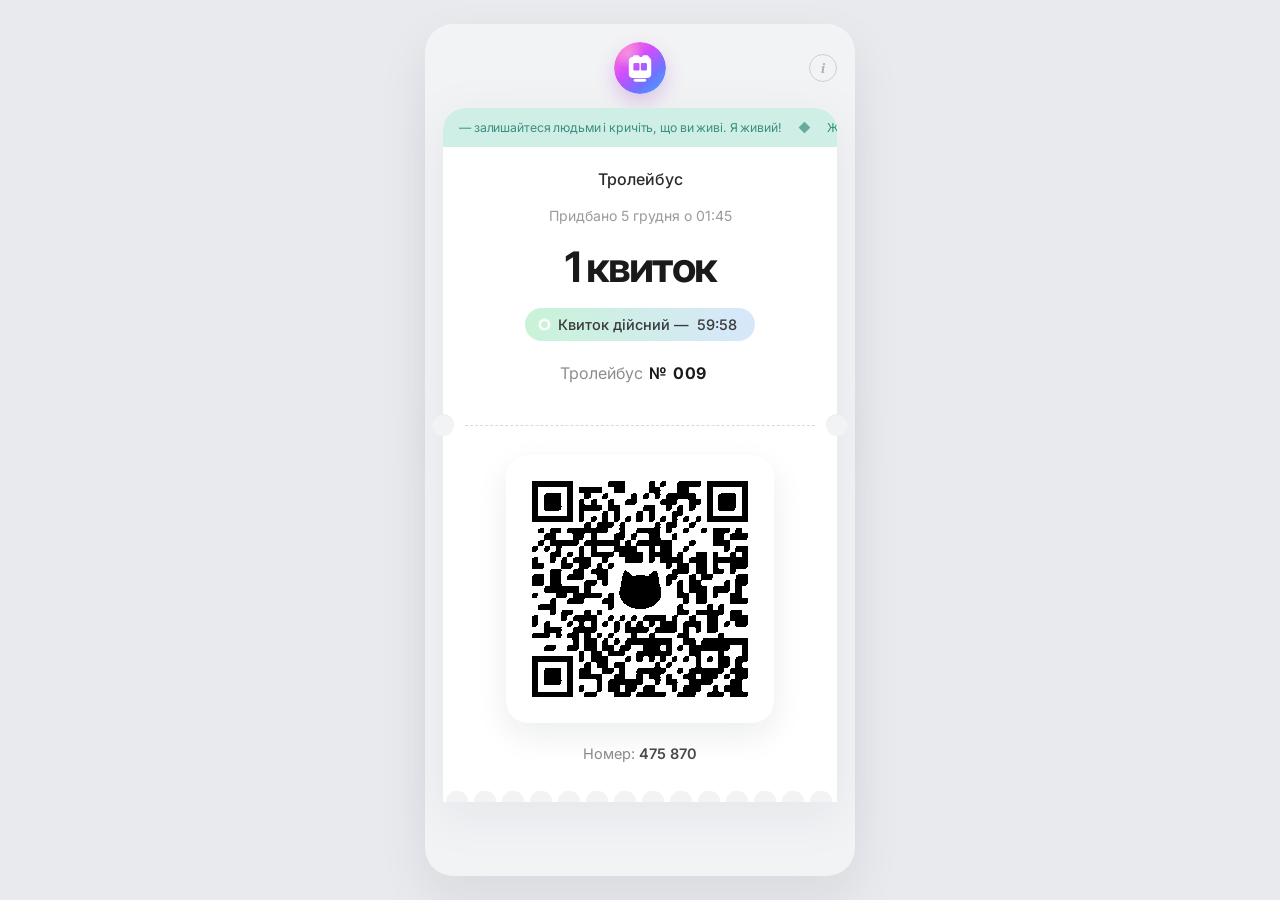
<file: index.html>
<!DOCTYPE html>
<html lang="uk">
<head>
  <meta charset="UTF-8">
  <meta name="viewport" content="width=device-width, initial-scale=1, viewport-fit=cover">
  <meta name="theme-color" content="#f2f3f5">
  <title>Тролейбус · квиток</title>
  <link rel="preconnect" href="https://fonts.googleapis.com">
  <link rel="preconnect" href="https://fonts.gstatic.com" crossorigin>
  <link href="https://fonts.googleapis.com/css2?family=Inter:wght@400;500;600;700&display=swap" rel="stylesheet">
  <link rel="stylesheet" href="css/style.css">
</head>
<body data-kind="trolleybus">
  <main class="app">
    <header class="topbar">
      <div class="logo" aria-hidden="true">
        <img src="assets/logo.svg" alt="">
      </div>
      <button class="info-btn" id="info-btn" aria-label="Інформація">i</button>
    </header>

    <article class="ticket">
      <div class="ticket-top">
        <div class="quote">
          <p class="quote-track" id="quote"></p>
        </div>
        <div class="ticket-body">
          <p class="transport" id="transport">Тролейбус</p>
          <p class="purchased" id="purchased"></p>
          <h1 class="amount" id="amount">1 квиток</h1>
          <div class="status" id="status">
            <span class="status-dot"></span>
            <span id="status-text">Квиток дійсний — </span>
            <span id="timer">60:00</span>
          </div>
          <p class="vehicle">
            <span id="transport-label">Тролейбус</span>
            <strong>№</strong>
            <input class="vehicle-input" id="vehicle-input" inputmode="numeric" maxlength="4" aria-label="Номер тролейбуса" value="009">
          </p>
        </div>
      </div>

      <div class="perforation" aria-hidden="true">
        <span class="dash"></span>
      </div>

      <div class="ticket-bottom">
        <div class="qr-wrap">
          <img class="qr" src="assets/qr.png" alt="QR-код квитка" draggable="false">
        </div>
        <p class="number" id="number">Номер: <strong>244 197</strong></p>
      </div>
      <div class="scallop" aria-hidden="true"></div>
    </article>
  </main>

  <div class="overlay" id="overlay">
    <div class="sheet">
      <h2>Електронний квиток</h2>
      <p>Квиток дійсний 60 хвилин з моменту покупки. Номер транспорту можна змінити прямо на квитку або тут.</p>
      <div class="sheet-fields">
        <label>
          Номер тролейбуса
          <input id="trolley-number" inputmode="numeric" maxlength="4" autocomplete="off">
        </label>
        <label>
          Номер трамвая
          <input id="tram-number" inputmode="numeric" maxlength="4" autocomplete="off">
        </label>
        <label>
          Номер автобуса
          <input id="bus-number" inputmode="numeric" maxlength="4" autocomplete="off">
        </label>
      </div>
      <div class="sheet-actions">
        <div class="sheet-links" id="other-tickets"></div>
        <button id="close-info" type="button">Зберегти</button>
      </div>
    </div>
  </div>

  <script src="js/app.js"></script>
</body>
</html>
</file>
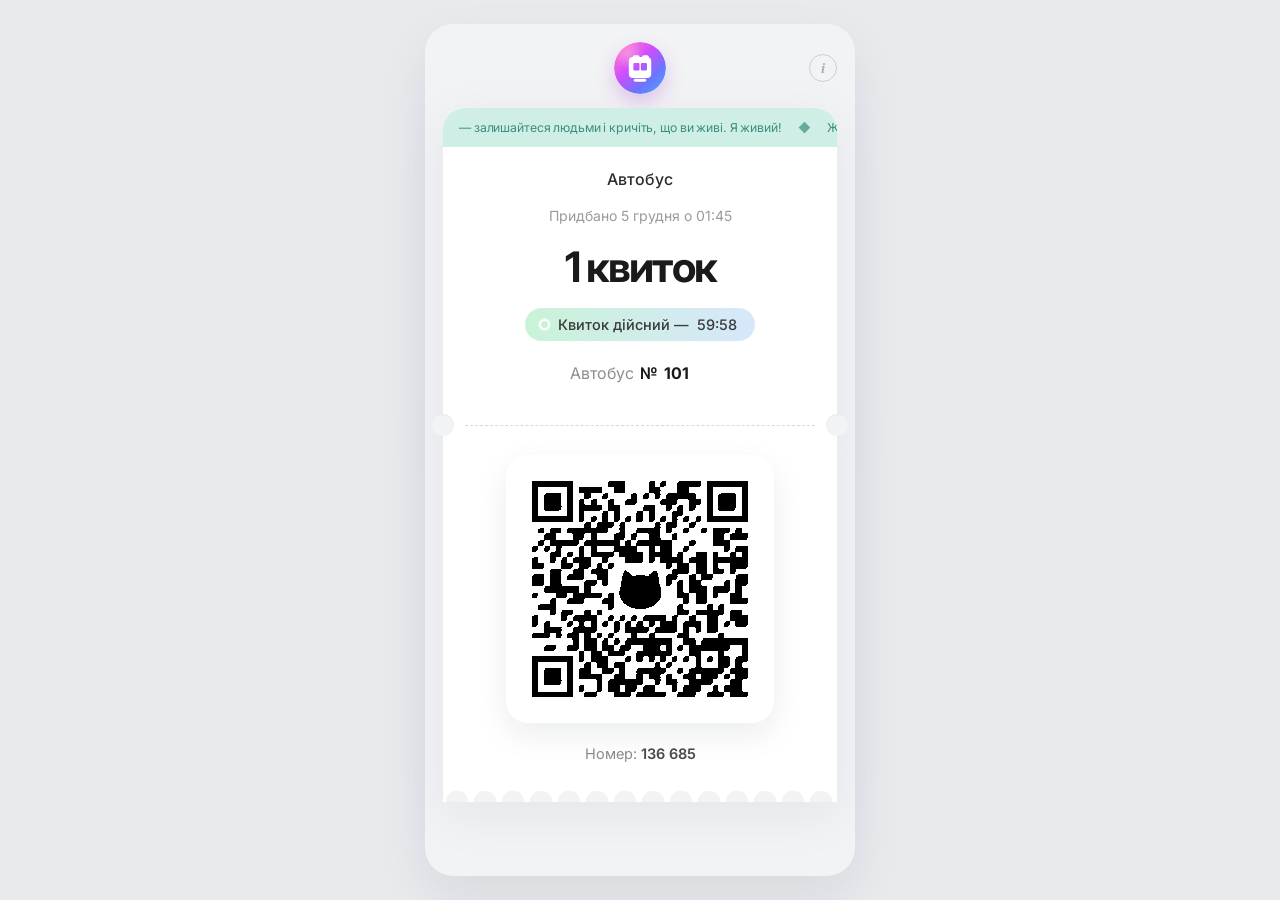
<file: bus.html>
<!DOCTYPE html>
<html lang="uk">
<head>
  <meta charset="UTF-8">
  <meta name="viewport" content="width=device-width, initial-scale=1, viewport-fit=cover">
  <meta name="theme-color" content="#f2f3f5">
  <title>Автобус · квиток</title>
  <link rel="preconnect" href="https://fonts.googleapis.com">
  <link rel="preconnect" href="https://fonts.gstatic.com" crossorigin>
  <link href="https://fonts.googleapis.com/css2?family=Inter:wght@400;500;600;700&display=swap" rel="stylesheet">
  <link rel="stylesheet" href="css/style.css">
</head>
<body data-kind="bus">
  <main class="app">
    <header class="topbar">
      <div class="logo" aria-hidden="true">
        <img src="assets/logo.svg" alt="">
      </div>
      <button class="info-btn" id="info-btn" aria-label="Інформація">i</button>
    </header>

    <article class="ticket">
      <div class="ticket-top">
        <div class="quote">
          <p class="quote-track" id="quote"></p>
        </div>
        <div class="ticket-body">
          <p class="transport" id="transport">Автобус</p>
          <p class="purchased" id="purchased"></p>
          <h1 class="amount" id="amount">1 квиток</h1>
          <div class="status" id="status">
            <span class="status-dot"></span>
            <span id="status-text">Квиток дійсний — </span>
            <span id="timer">60:00</span>
          </div>
          <p class="vehicle">
            <span id="transport-label">Автобус</span>
            <strong>№</strong>
            <input class="vehicle-input" id="vehicle-input" inputmode="numeric" maxlength="4" aria-label="Номер автобуса" value="101">
          </p>
        </div>
      </div>

      <div class="perforation" aria-hidden="true">
        <span class="dash"></span>
      </div>

      <div class="ticket-bottom">
        <div class="qr-wrap">
          <img class="qr" src="assets/qr.png" alt="QR-код квитка" draggable="false">
        </div>
        <p class="number" id="number">Номер: <strong>244 197</strong></p>
      </div>
      <div class="scallop" aria-hidden="true"></div>
    </article>
  </main>

  <div class="overlay" id="overlay">
    <div class="sheet">
      <h2>Електронний квиток</h2>
      <p>Квиток дійсний 60 хвилин з моменту покупки. Номер транспорту можна змінити прямо на квитку або тут.</p>
      <div class="sheet-fields">
        <label>
          Номер тролейбуса
          <input id="trolley-number" inputmode="numeric" maxlength="4" autocomplete="off">
        </label>
        <label>
          Номер трамвая
          <input id="tram-number" inputmode="numeric" maxlength="4" autocomplete="off">
        </label>
        <label>
          Номер автобуса
          <input id="bus-number" inputmode="numeric" maxlength="4" autocomplete="off">
        </label>
      </div>
      <div class="sheet-actions">
        <div class="sheet-links" id="other-tickets"></div>
        <button id="close-info" type="button">Зберегти</button>
      </div>
    </div>
  </div>

  <script src="js/app.js"></script>
</body>
</html>
</file>
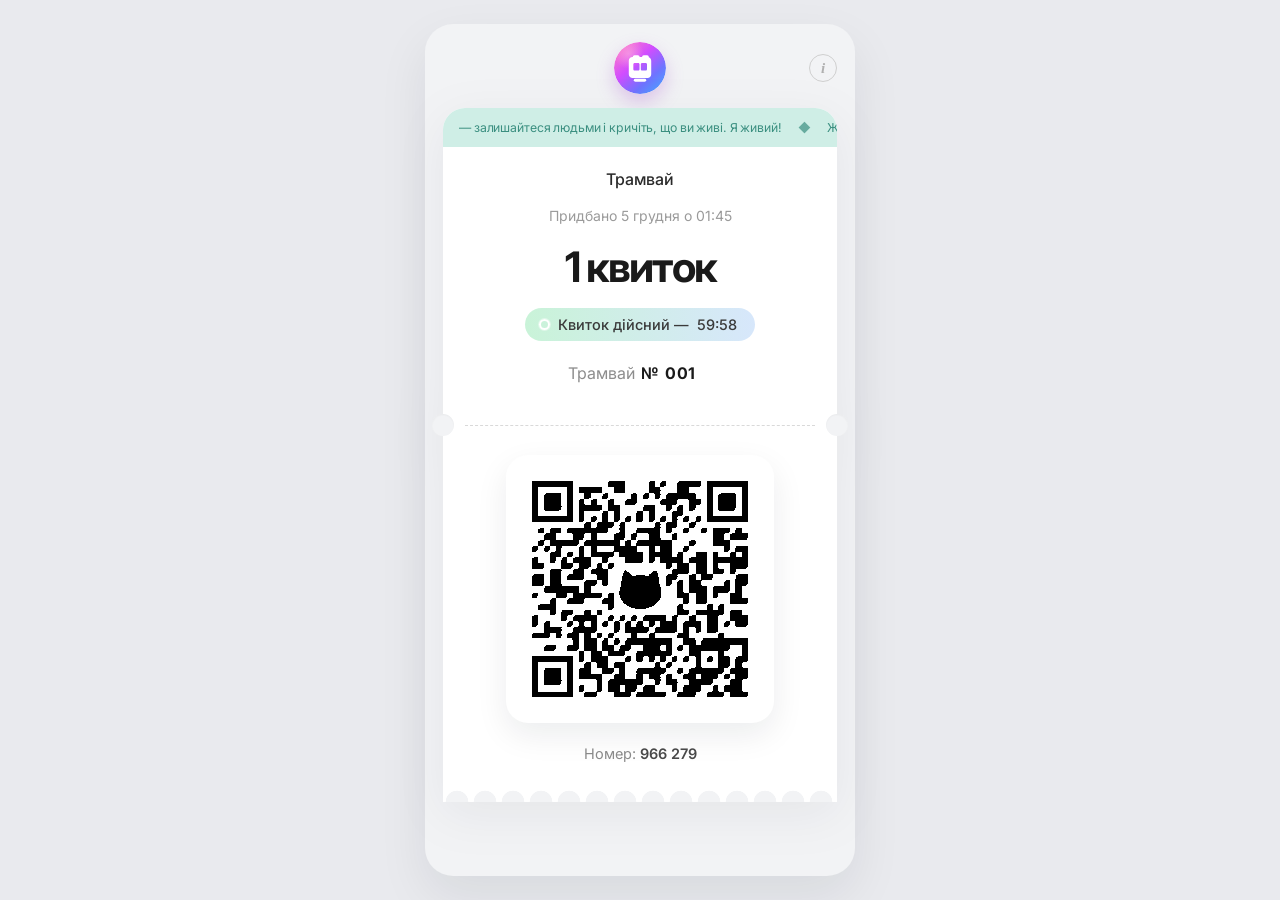
<file: tram.html>
<!DOCTYPE html>
<html lang="uk">
<head>
  <meta charset="UTF-8">
  <meta name="viewport" content="width=device-width, initial-scale=1, viewport-fit=cover">
  <meta name="theme-color" content="#f2f3f5">
  <title>Трамвай · квиток</title>
  <link rel="preconnect" href="https://fonts.googleapis.com">
  <link rel="preconnect" href="https://fonts.gstatic.com" crossorigin>
  <link href="https://fonts.googleapis.com/css2?family=Inter:wght@400;500;600;700&display=swap" rel="stylesheet">
  <link rel="stylesheet" href="css/style.css">
</head>
<body data-kind="tram">
  <main class="app">
    <header class="topbar">
      <div class="logo" aria-hidden="true">
        <img src="assets/logo.svg" alt="">
      </div>
      <button class="info-btn" id="info-btn" aria-label="Інформація">i</button>
    </header>

    <article class="ticket">
      <div class="ticket-top">
        <div class="quote">
          <p class="quote-track" id="quote"></p>
        </div>
        <div class="ticket-body">
          <p class="transport" id="transport">Трамвай</p>
          <p class="purchased" id="purchased"></p>
          <h1 class="amount" id="amount">1 квиток</h1>
          <div class="status" id="status">
            <span class="status-dot"></span>
            <span id="status-text">Квиток дійсний — </span>
            <span id="timer">60:00</span>
          </div>
          <p class="vehicle">
            <span id="transport-label">Трамвай</span>
            <strong>№</strong>
            <input class="vehicle-input" id="vehicle-input" inputmode="numeric" maxlength="4" aria-label="Номер трамвая" value="001">
          </p>
        </div>
      </div>

      <div class="perforation" aria-hidden="true">
        <span class="dash"></span>
      </div>

      <div class="ticket-bottom">
        <div class="qr-wrap">
          <img class="qr" src="assets/qr.png" alt="QR-код квитка" draggable="false">
        </div>
        <p class="number" id="number">Номер: <strong>244 197</strong></p>
      </div>
      <div class="scallop" aria-hidden="true"></div>
    </article>
  </main>

  <div class="overlay" id="overlay">
    <div class="sheet">
      <h2>Електронний квиток</h2>
      <p>Квиток дійсний 60 хвилин з моменту покупки. Номер транспорту можна змінити прямо на квитку або тут.</p>
      <div class="sheet-fields">
        <label>
          Номер тролейбуса
          <input id="trolley-number" inputmode="numeric" maxlength="4" autocomplete="off">
        </label>
        <label>
          Номер трамвая
          <input id="tram-number" inputmode="numeric" maxlength="4" autocomplete="off">
        </label>
        <label>
          Номер автобуса
          <input id="bus-number" inputmode="numeric" maxlength="4" autocomplete="off">
        </label>
      </div>
      <div class="sheet-actions">
        <div class="sheet-links" id="other-tickets"></div>
        <button id="close-info" type="button">Зберегти</button>
      </div>
    </div>
  </div>

  <script src="js/app.js"></script>
</body>
</html>
</file>
<file: css/style.css>
:root {
  --bg: #f2f3f5;
  --card: #ffffff;
  --ink: #1a1a1a;
  --muted: #9a9a9a;
  --quote-bg: #cfeee6;
  --quote-text: #3b8f80;
  --dash: #e6e6e6;
  --shadow: 0 10px 30px rgba(17, 24, 39, 0.06);
  --radius: 22px;
}

* {
  box-sizing: border-box;
  margin: 0;
  padding: 0;
}

html,
body {
  min-height: 100%;
}

body {
  font-family: Inter, -apple-system, BlinkMacSystemFont, "Segoe UI", sans-serif;
  background: var(--bg);
  color: var(--ink);
  -webkit-font-smoothing: antialiased;
}

.app {
  width: min(430px, 100%);
  min-height: 100svh;
  margin: 0 auto;
  padding: 18px 18px 36px;
}

.topbar {
  display: grid;
  grid-template-columns: 1fr auto 1fr;
  align-items: center;
  margin-bottom: 14px;
}

.logo {
  grid-column: 2;
  width: 52px;
  height: 52px;
  border-radius: 50%;
  overflow: hidden;
  box-shadow: 0 8px 18px rgba(168, 80, 210, 0.28);
}

.logo img,
.logo svg {
  width: 100%;
  height: 100%;
  display: block;
}

.info-btn {
  justify-self: end;
  width: 28px;
  height: 28px;
  border: 1.5px solid #cfcfcf;
  border-radius: 50%;
  background: transparent;
  color: #b0b0b0;
  font: 700 15px/1 Georgia, "Times New Roman", serif;
  font-style: italic;
  cursor: pointer;
  appearance: none;
}

.ticket {
  position: relative;
  filter: drop-shadow(0 12px 24px rgba(15, 23, 42, 0.06));
}

.ticket-top,
.ticket-bottom {
  background: var(--card);
}

.ticket-top {
  border-radius: var(--radius) var(--radius) 0 0;
  overflow: hidden;
  padding-bottom: 28px;
}

.quote {
  background: var(--quote-bg);
  color: var(--quote-text);
  font-size: 12.25px;
  line-height: 1.4;
  letter-spacing: -0.01em;
  padding: 11px 0;
  overflow: hidden;
  white-space: nowrap;
}

.quote-track {
  display: inline-flex;
  align-items: center;
  gap: 16px;
  padding-left: 16px;
  animation: quote-scroll 22s linear infinite;
}

.quote-sep {
  opacity: 0.7;
}

@keyframes quote-scroll {
  from { transform: translateX(0); }
  to { transform: translateX(-50%); }
}

.ticket-body {
  padding: 22px 16px 0;
  text-align: center;
}

.transport {
  font-size: 16px;
  font-weight: 500;
  color: #2b2b2b;
}

.purchased {
  margin-top: 18px;
  color: var(--muted);
  font-size: 14px;
}

.amount {
  margin-top: 22px;
  font-size: 42px;
  font-weight: 700;
  letter-spacing: -0.04em;
  line-height: 1;
}

.status {
  display: inline-flex;
  align-items: center;
  gap: 8px;
  margin-top: 20px;
  padding: 8px 18px 8px 14px;
  border-radius: 999px;
  background: linear-gradient(90deg, #c9f3d8 0%, #d7e7fb 100%);
  color: #3a3a3a;
  font-size: 14.5px;
  font-weight: 500;
}

.status.is-expired {
  background: linear-gradient(90deg, #fde9c4 0%, #f8d4e4 100%);
  color: #5a5a5a;
}

.status.is-expired .status-dot,
.status.is-expired #timer {
  display: none;
}

body.is-expired .qr {
  opacity: 0.32;
  filter: grayscale(1);
}

.status-dot {
  width: 11px;
  height: 11px;
  border: 2px solid #fff;
  border-radius: 50%;
  box-shadow: 0 0 0 1px rgba(255, 255, 255, 0.4);
}

.vehicle {
  margin-top: 22px;
  color: #8d8d8d;
  font-size: 16px;
  display: flex;
  align-items: baseline;
  justify-content: center;
  gap: 6px;
}

.vehicle strong {
  color: var(--ink);
  font-weight: 700;
  letter-spacing: 0.01em;
}

.vehicle-input {
  width: 4.2ch;
  border: 0;
  padding: 0;
  background: transparent;
  color: var(--ink);
  font: inherit;
  font-weight: 700;
  letter-spacing: 0.01em;
  outline: none;
  border-radius: 6px;
}

.vehicle-input:focus {
  background: #f4f4f4;
}

.perforation {
  position: relative;
  height: 28px;
  background: var(--card);
}

.perforation::before,
.perforation::after {
  content: "";
  position: absolute;
  top: 50%;
  width: 22px;
  height: 22px;
  border-radius: 50%;
  background: var(--bg);
  transform: translateY(-50%);
  box-shadow: inset 0 1px 2px rgba(0, 0, 0, 0.04);
}

.perforation::before {
  left: -11px;
}

.perforation::after {
  right: -11px;
}

.dash {
  position: absolute;
  left: 22px;
  right: 22px;
  top: 50%;
  border-top: 1.5px dashed #d9d9d9;
}

.ticket-bottom {
  padding: 8px 22px 6px;
  text-align: center;
}

.qr-wrap {
  position: relative;
  width: min(268px, 72vw);
  margin: 8px auto 0;
  padding: 8px;
  border-radius: 22px;
  background: #fff;
  box-shadow: 0 12px 32px rgba(17, 24, 39, 0.08);
}

.qr {
  width: 100%;
  aspect-ratio: 1;
  object-fit: contain;
  display: block;
  image-rendering: pixelated;
}

.number {
  margin: 22px 0 18px;
  color: #8b8b8b;
  font-size: 14.5px;
}

.number strong {
  color: #4a4a4a;
  font-weight: 600;
}

.scallop {
  height: 16px;
  background:
    radial-gradient(circle at 14px 16px, var(--bg) 11px, transparent 11.6px);
  background-size: 28px 16px;
  background-repeat: repeat-x;
  background-color: var(--card);
}

.overlay {
  position: fixed;
  inset: 0;
  background: rgba(20, 20, 20, 0.28);
  display: none;
  align-items: flex-end;
  justify-content: center;
  padding: 18px;
  z-index: 10;
}

.overlay.is-open {
  display: flex;
}

.sheet {
  width: min(430px, 100%);
  background: #fff;
  border-radius: 20px;
  padding: 22px 20px 18px;
  box-shadow: var(--shadow);
}

.sheet h2 {
  font-size: 18px;
  margin-bottom: 8px;
}

.sheet p {
  color: #666;
  font-size: 14px;
  line-height: 1.5;
}

.sheet-fields {
  display: grid;
  gap: 12px;
  margin-top: 16px;
}

.sheet-fields label {
  display: grid;
  gap: 6px;
  color: #666;
  font-size: 13px;
}

.sheet-fields input {
  height: 44px;
  border: 1px solid #e6e6e6;
  border-radius: 12px;
  padding: 0 12px;
  font: 600 16px Inter, sans-serif;
  color: var(--ink);
  outline: none;
}

.sheet-fields input:focus {
  border-color: #c44dff;
}

.sheet-actions {
  display: grid;
  gap: 8px;
  margin-top: 16px;
}

.sheet-links {
  display: grid;
  gap: 8px;
}

.sheet button,
.sheet-link {
  width: 100%;
  height: 44px;
  border: 0;
  border-radius: 12px;
  font: 600 15px Inter, sans-serif;
  cursor: pointer;
  display: grid;
  place-items: center;
  text-decoration: none;
}

.sheet button {
  background: #111;
  color: #fff;
}

.sheet-link {
  background: #f3f3f5;
  color: #222;
}

@media (min-width: 760px) {
  body {
    background: #e9eaee;
  }

  .app {
    min-height: calc(100svh - 48px);
    margin-top: 24px;
    background: var(--bg);
    border-radius: 28px;
    box-shadow: 0 20px 50px rgba(15, 23, 42, 0.08);
  }
}
</file>
